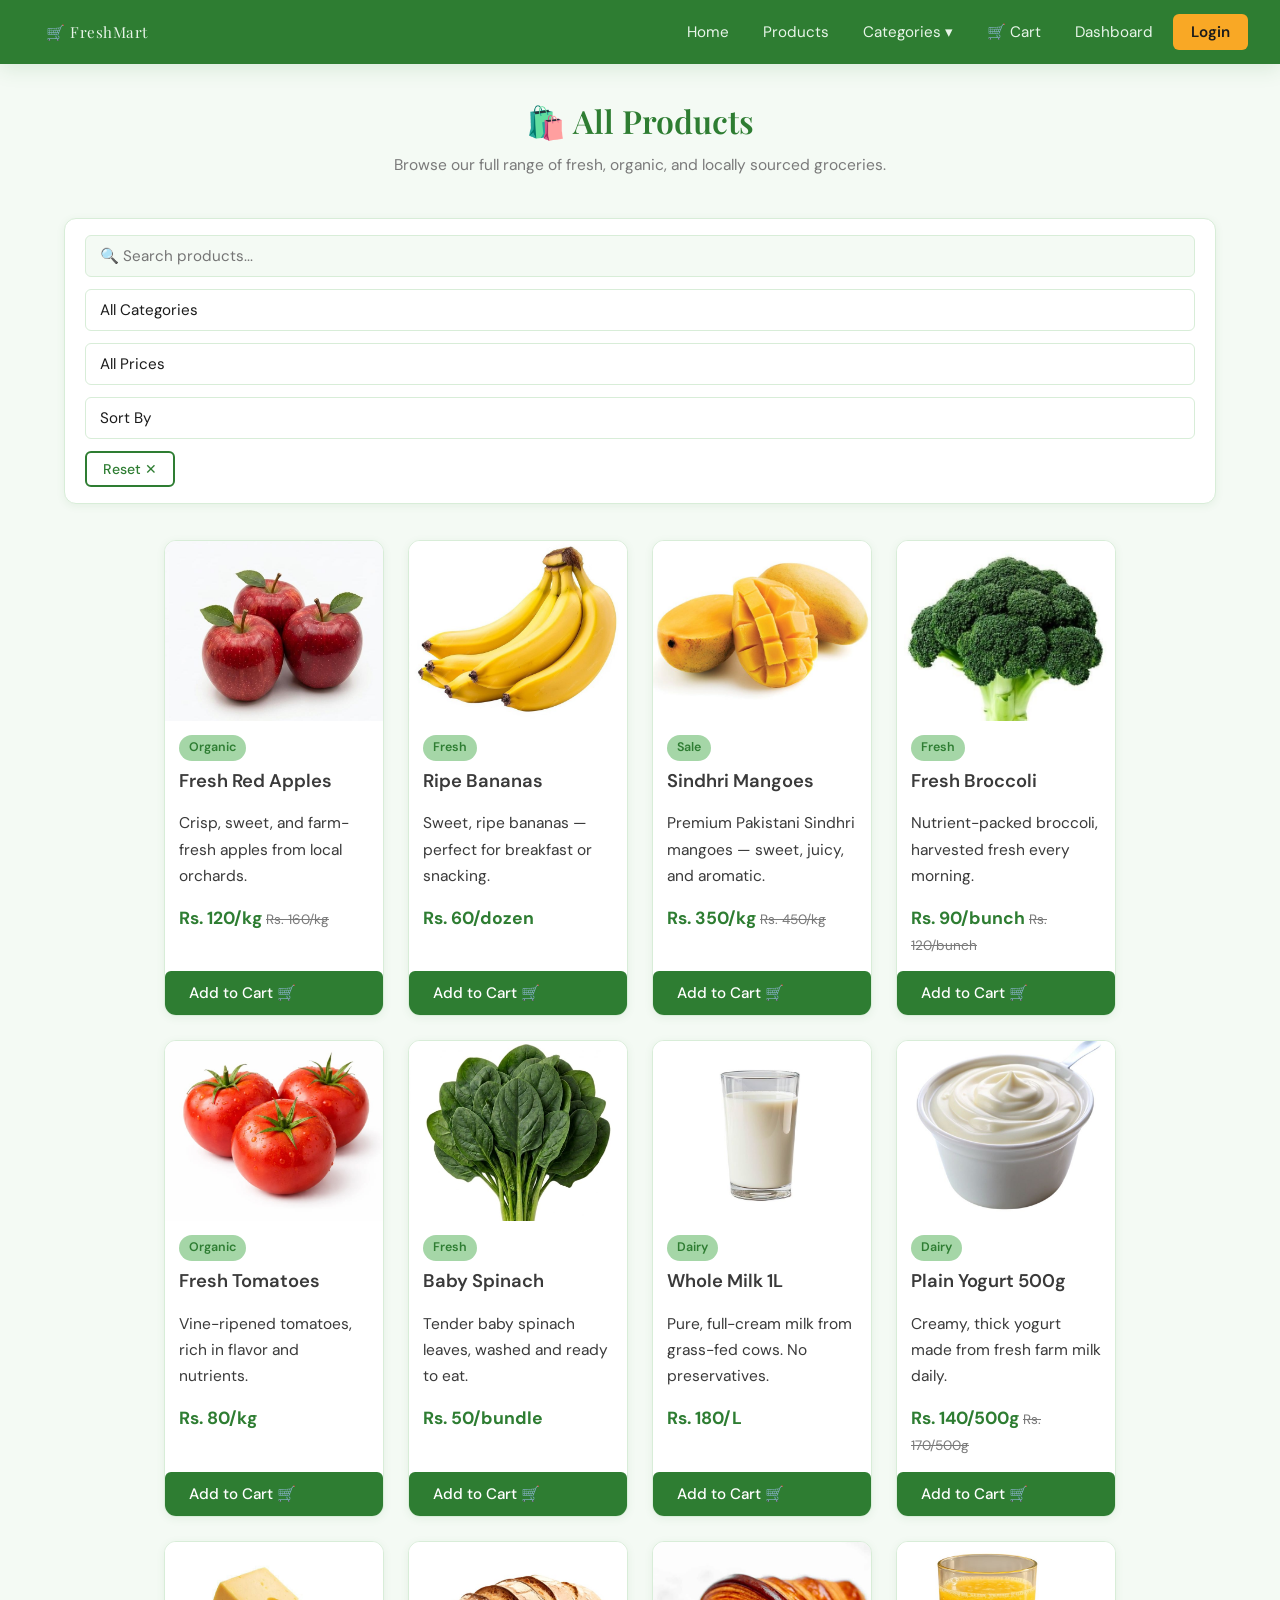
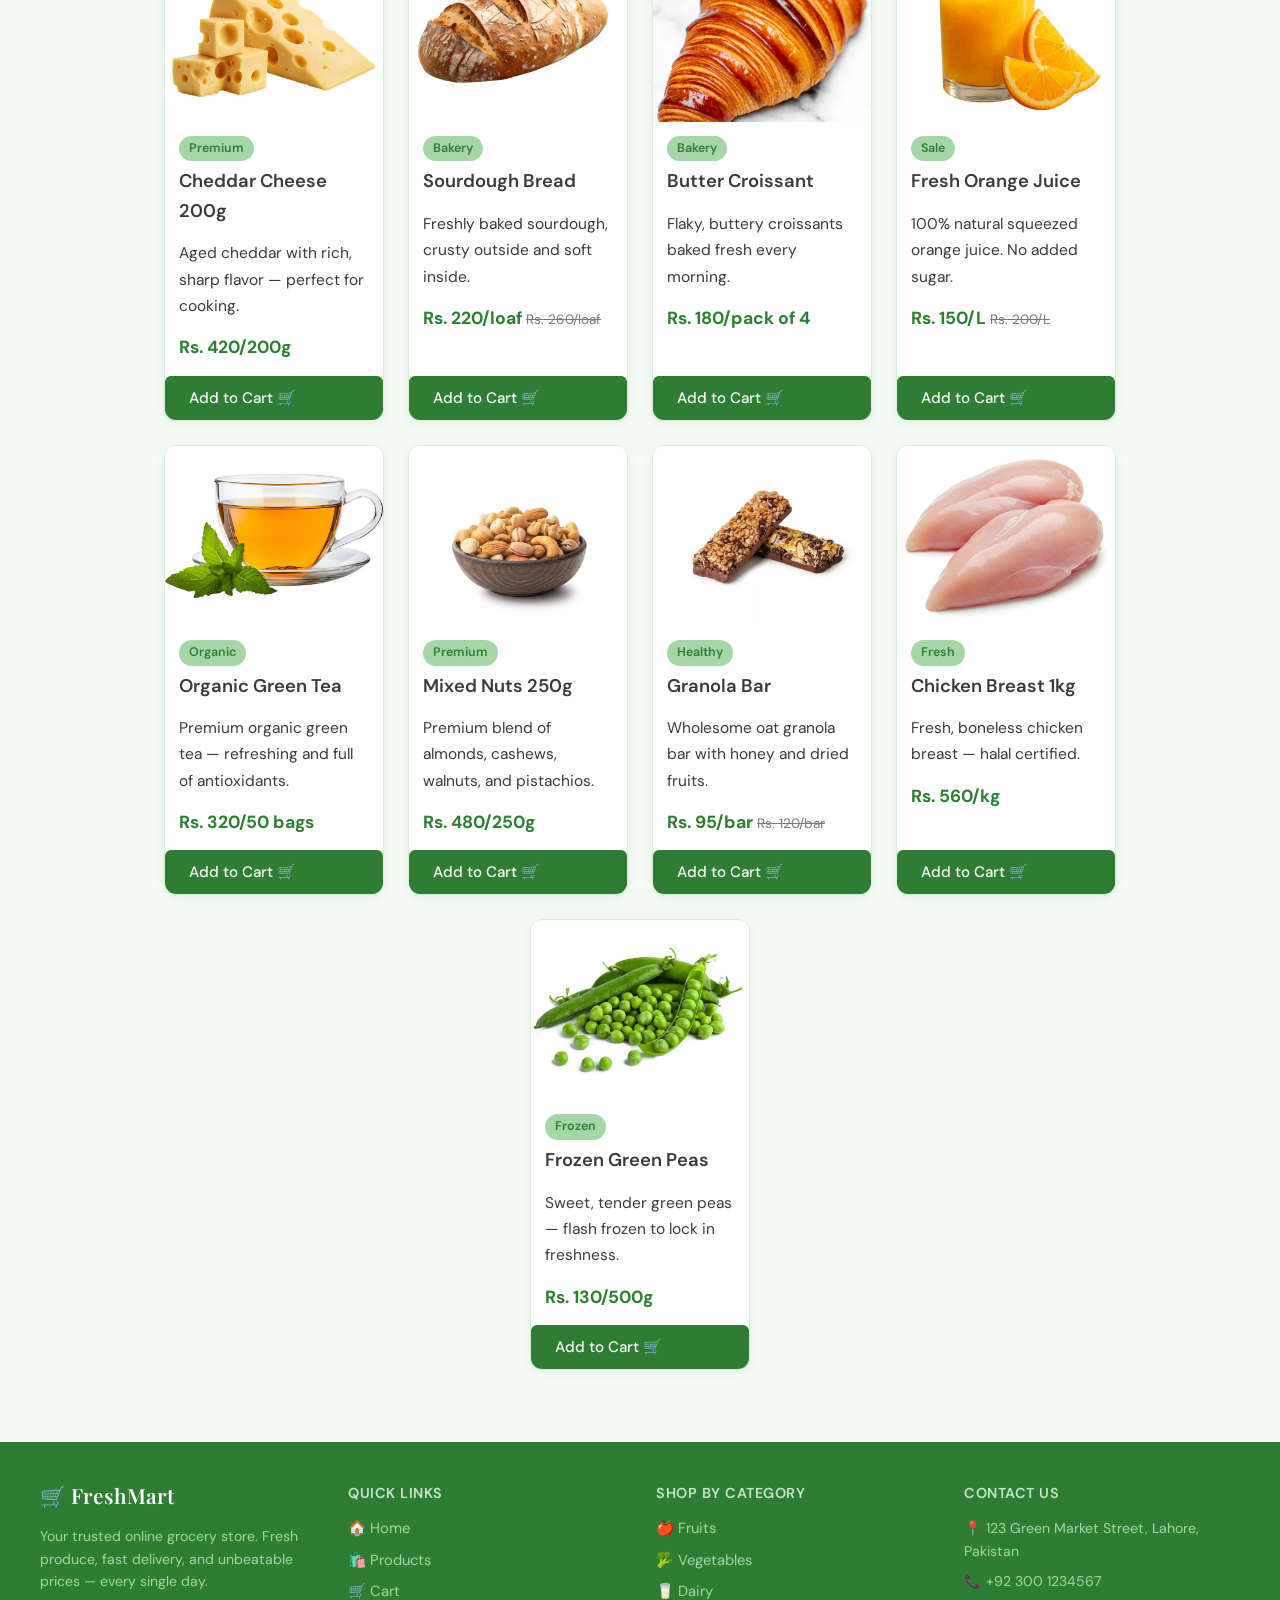
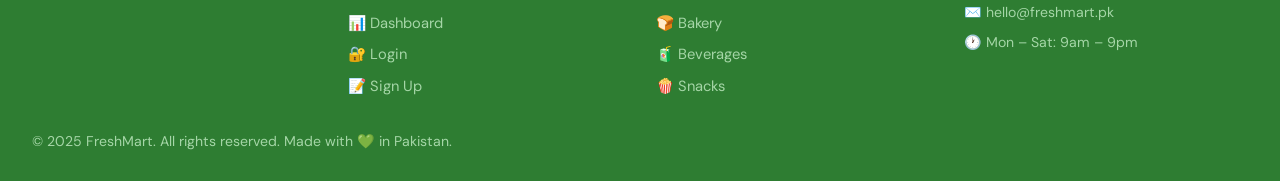
<file: pages/products.html>
<!DOCTYPE html>
<html lang="en">
<head>
  <meta charset="UTF-8" />
  <meta name="viewport" content="width=device-width, initial-scale=1.0"/>
  <title>FreshMart — Products</title>
  <link rel="stylesheet" href="../cssFile/globalStyles.css" />
</head>
<body>

  <!-- ===================== NAVBAR ===================== -->
  <nav>
    <a href="../index.html">🛒 FreshMart</a>

    <button class="menu-toggle" onclick="toggleMenu()" aria-label="Toggle Menu">
      <span></span>
      <span></span>
      <span></span>
    </button>

    <ul id="nav-menu">
      <li><a href="../index.html">Home</a></li>
      <li><a href="products.html">Products</a></li>
      <li class="dropdown">
        <a href="#">Categories ▾</a>
        <div class="dropdown-menu">
          <a href="products.html?category=fruits">🍎 Fruits</a>
          <a href="products.html?category=vegetables">🥦 Vegetables</a>
          <a href="products.html?category=dairy">🥛 Dairy</a>
          <a href="products.html?category=bakery">🍞 Bakery</a>
          <a href="products.html?category=beverages">🧃 Beverages</a>
        </div>
      </li>
      <li><a href="cart.html">🛒 Cart</a></li>
      <li><a href="dashboard.html">Dashboard</a></li>
      <li><button onclick="window.location.href='login.html'">Login</button></li>
    </ul>
  </nav>

  <!-- ===================== MAIN PAGE ===================== -->
  <main class="page">

    <div class="section-title">
      <h2>🛍️ All Products</h2>
      <p>Browse our full range of fresh, organic, and locally sourced groceries.</p>
    </div>

    <!-- ===================== FILTER BAR ===================== -->
    <div class="filter-bar">

      <input type="text" id="search-input" placeholder="🔍 Search products..." oninput="filterProducts(this.value)" />

      <div class="select-container">
        <select id="category-filter" onchange="filterByCategory(this.value)">
          <option value="all">All Categories</option>
          <option value="fruits">🍎 Fruits</option>
          <option value="vegetables">🥦 Vegetables</option>
          <option value="dairy">🥛 Dairy</option>
          <option value="bakery">🍞 Bakery</option>
          <option value="beverages">🧃 Beverages</option>
          <option value="snacks">🍿 Snacks</option>
          <option value="meat">🥩 Meat</option>
          <option value="frozen">🧊 Frozen</option>
        </select>
      </div>

      <div class="select-container">
        <select id="price-filter" onchange="applyPriceFilter(this.value)">
          <option value="all">All Prices</option>
          <option value="0-100">Under Rs. 100</option>
          <option value="100-200">Rs. 100 – 200</option>
          <option value="200-400">Rs. 200 – 400</option>
          <option value="400-1000">Rs. 400+</option>
        </select>
      </div>

      <div class="select-container">
        <select id="sort-filter" onchange="sortProducts(this.value)">
          <option value="default">Sort By</option>
          <option value="price-asc">Price: Low to High</option>
          <option value="price-desc">Price: High to Low</option>
          <option value="name-asc">Name: A to Z</option>
        </select>
      </div>

      <button class="border-button sm-button" onclick="resetFilters()">Reset ✕</button>

    </div>

    <!-- ===================== PRODUCT GRID ===================== -->
    <div class="card-container" id="product-grid">

      <!-- Fruits -->
      <div class="product-card" data-name="red apple" data-price="120" data-category="fruits">
        <img src="../sources/apples.jpeg" alt="Fresh Red Apples" />
        <div class="product-info">
          <span class="badge">Organic</span>
          <h3>Fresh Red Apples</h3>
          <p>Crisp, sweet, and farm-fresh apples from local orchards.</p>
          <div>
            <span class="product-price">Rs. 120/kg</span>
            <span class="product-old-price">Rs. 160/kg</span>
          </div>
        </div>
        <button onclick="addToCart('Fresh Red Apples', 120, '../sources/apples.jpeg')">Add to Cart 🛒</button>
      </div>

      <div class="product-card" data-name="bananas" data-price="60" data-category="fruits">
        <img src="../sources/bananas.jpg" alt="Bananas" />
        <div class="product-info">
          <span class="badge">Fresh</span>
          <h3>Ripe Bananas</h3>
          <p>Sweet, ripe bananas — perfect for breakfast or snacking.</p>
          <div>
            <span class="product-price">Rs. 60/dozen</span>
          </div>
        </div>
        <button onclick="addToCart('Ripe Bananas', 60, '../sources/bananas.jpg')">Add to Cart 🛒</button>
      </div>

      <div class="product-card" data-name="mangoes" data-price="350" data-category="fruits">
        <img src="../sources/mangoes.jpg" alt="Mangoes" />
        <div class="product-info">
          <span class="badge badge-accent">Sale</span>
          <h3>Sindhri Mangoes</h3>
          <p>Premium Pakistani Sindhri mangoes — sweet, juicy, and aromatic.</p>
          <div>
            <span class="product-price">Rs. 350/kg</span>
            <span class="product-old-price">Rs. 450/kg</span>
          </div>
        </div>
        <button onclick="addToCart('Sindhri Mangoes', 350, '../sources/mangoes.jpg')">Add to Cart 🛒</button>
      </div>

      <!-- Vegetables -->
      <div class="product-card" data-name="broccoli" data-price="90" data-category="vegetables">
        <img src="../sources/broccoli.jpg" alt="Fresh Broccoli" />
        <div class="product-info">
          <span class="badge">Fresh</span>
          <h3>Fresh Broccoli</h3>
          <p>Nutrient-packed broccoli, harvested fresh every morning.</p>
          <div>
            <span class="product-price">Rs. 90/bunch</span>
            <span class="product-old-price">Rs. 120/bunch</span>
          </div>
        </div>
        <button onclick="addToCart('Fresh Broccoli', 90, '../sources/broccoli.jpg')">Add to Cart 🛒</button>
      </div>

      <div class="product-card" data-name="tomatoes" data-price="80" data-category="vegetables">
        <img src="../sources/tomatoes.jpg" alt="Tomatoes" />
        <div class="product-info">
          <span class="badge">Organic</span>
          <h3>Fresh Tomatoes</h3>
          <p>Vine-ripened tomatoes, rich in flavor and nutrients.</p>
          <div>
            <span class="product-price">Rs. 80/kg</span>
          </div>
        </div>
        <button onclick="addToCart('Fresh Tomatoes', 80, '../sources/tomatoes.jpg')">Add to Cart 🛒</button>
      </div>

      <div class="product-card" data-name="spinach" data-price="50" data-category="vegetables">
        <img src="../sources/spinach.jpeg" alt="Spinach" />
        <div class="product-info">
          <span class="badge">Fresh</span>
          <h3>Baby Spinach</h3>
          <p>Tender baby spinach leaves, washed and ready to eat.</p>
          <div>
            <span class="product-price">Rs. 50/bundle</span>
          </div>
        </div>
        <button onclick="addToCart('Baby Spinach', 50, '../sources/spinach.jpeg')">Add to Cart 🛒</button>
      </div>

      <!-- Dairy -->
      <div class="product-card" data-name="whole milk" data-price="180" data-category="dairy">
        <img src="../sources/milk.jpg" alt="Whole Milk" />
        <div class="product-info">
          <span class="badge">Dairy</span>
          <h3>Whole Milk 1L</h3>
          <p>Pure, full-cream milk from grass-fed cows. No preservatives.</p>
          <div>
            <span class="product-price">Rs. 180/L</span>
          </div>
        </div>
        <button onclick="addToCart('Whole Milk 1L', 180, '../sources/milk.jpg')">Add to Cart 🛒</button>
      </div>

      <div class="product-card" data-name="yogurt" data-price="140" data-category="dairy">
        <img src="../sources/yogurt.jpg" alt="Yogurt" />
        <div class="product-info">
          <span class="badge">Dairy</span>
          <h3>Plain Yogurt 500g</h3>
          <p>Creamy, thick yogurt made from fresh farm milk daily.</p>
          <div>
            <span class="product-price">Rs. 140/500g</span>
            <span class="product-old-price">Rs. 170/500g</span>
          </div>
        </div>
        <button onclick="addToCart('Plain Yogurt 500g', 140, '../sources/yogurt.jpg')">Add to Cart 🛒</button>
      </div>

      <div class="product-card" data-name="cheese" data-price="420" data-category="dairy">
        <img src="../sources/cheese.jpg" alt="Cheese" />
        <div class="product-info">
          <span class="badge">Premium</span>
          <h3>Cheddar Cheese 200g</h3>
          <p>Aged cheddar with rich, sharp flavor — perfect for cooking.</p>
          <div>
            <span class="product-price">Rs. 420/200g</span>
          </div>
        </div>
        <button onclick="addToCart('Cheddar Cheese 200g', 420, '../sources/cheese.jpg')">Add to Cart 🛒</button>
      </div>

      <!-- Bakery -->
      <div class="product-card" data-name="sourdough bread" data-price="220" data-category="bakery">
        <img src="../sources/sourdough.jpg" alt="Sourdough Bread" />
        <div class="product-info">
          <span class="badge">Bakery</span>
          <h3>Sourdough Bread</h3>
          <p>Freshly baked sourdough, crusty outside and soft inside.</p>
          <div>
            <span class="product-price">Rs. 220/loaf</span>
            <span class="product-old-price">Rs. 260/loaf</span>
          </div>
        </div>
        <button onclick="addToCart('Sourdough Bread', 220, '../sources/sourdough.jpg')">Add to Cart 🛒</button>
      </div>

      <div class="product-card" data-name="croissant" data-price="180" data-category="bakery">
        <img src="../sources/croissant.jpg" alt="Croissant" />
        <div class="product-info">
          <span class="badge">Bakery</span>
          <h3>Butter Croissant</h3>
          <p>Flaky, buttery croissants baked fresh every morning.</p>
          <div>
            <span class="product-price">Rs. 180/pack of 4</span>
          </div>
        </div>
        <button onclick="addToCart('Butter Croissant', 180, '../sources/croissant.jpg')">Add to Cart 🛒</button>
      </div>

      <!-- Beverages -->
      <div class="product-card" data-name="orange juice" data-price="150" data-category="beverages">
        <img src="../sources/orrange.jpg" alt="Orange Juice" />
        <div class="product-info">
          <span class="badge badge-accent">Sale</span>
          <h3>Fresh Orange Juice</h3>
          <p>100% natural squeezed orange juice. No added sugar.</p>
          <div>
            <span class="product-price">Rs. 150/L</span>
            <span class="product-old-price">Rs. 200/L</span>
          </div>
        </div>
        <button onclick="addToCart('Fresh Orange Juice', 150, '../sources/orrange.jpg')">Add to Cart 🛒</button>
      </div>

      <div class="product-card" data-name="green tea" data-price="320" data-category="beverages">
        <img src="../sources/tea.jpg" alt="Green Tea" />
        <div class="product-info">
          <span class="badge">Organic</span>
          <h3>Organic Green Tea</h3>
          <p>Premium organic green tea — refreshing and full of antioxidants.</p>
          <div>
            <span class="product-price">Rs. 320/50 bags</span>
          </div>
        </div>
        <button onclick="addToCart('Organic Green Tea', 320, '../sources/tea.jpg')">Add to Cart 🛒</button>
      </div>

      <!-- Snacks -->
      <div class="product-card" data-name="mixed nuts" data-price="480" data-category="snacks">
        <img src="../sources/snacks.jpg" alt="Mixed Nuts" />
        <div class="product-info">
          <span class="badge">Premium</span>
          <h3>Mixed Nuts 250g</h3>
          <p>Premium blend of almonds, cashews, walnuts, and pistachios.</p>
          <div>
            <span class="product-price">Rs. 480/250g</span>
          </div>
        </div>
        <button onclick="addToCart('Mixed Nuts 250g', 480, '../sources/snacks.jpg')">Add to Cart 🛒</button>
      </div>

      <div class="product-card" data-name="granola bar" data-price="95" data-category="snacks">
        <img src="../sources/granola.jpg" alt="Granola Bar" />
        <div class="product-info">
          <span class="badge">Healthy</span>
          <h3>Granola Bar</h3>
          <p>Wholesome oat granola bar with honey and dried fruits.</p>
          <div>
            <span class="product-price">Rs. 95/bar</span>
            <span class="product-old-price">Rs. 120/bar</span>
          </div>
        </div>
        <button onclick="addToCart('Granola Bar', 95, '../sources/granola.jpg')">Add to Cart 🛒</button>
      </div>

      <!-- Meat -->
      <div class="product-card" data-name="chicken breast" data-price="560" data-category="meat">
        <img src="../sources/chicken.jpg" alt="Chicken Breast" />
        <div class="product-info">
          <span class="badge">Fresh</span>
          <h3>Chicken Breast 1kg</h3>
          <p>Fresh, boneless chicken breast — halal certified.</p>
          <div>
            <span class="product-price">Rs. 560/kg</span>
          </div>
        </div>
        <button onclick="addToCart('Chicken Breast 1kg', 560, '../sources/chicken.jpg')">Add to Cart 🛒</button>
      </div>

      <!-- Frozen -->
      <div class="product-card" data-name="frozen peas" data-price="130" data-category="frozen">
        <img src="../sources/peas.jpg" alt="Frozen Peas" />
        <div class="product-info">
          <span class="badge">Frozen</span>
          <h3>Frozen Green Peas</h3>
          <p>Sweet, tender green peas — flash frozen to lock in freshness.</p>
          <div>
            <span class="product-price">Rs. 130/500g</span>
          </div>
        </div>
        <button onclick="addToCart('Frozen Green Peas', 130, '../sources/peas.jpg')">Add to Cart 🛒</button>
      </div>

    </div>

    <!-- No results message -->
    <div id="no-results" class="no-results hidden">
      <p>No products found. Try a different search or filter.</p>
    </div>

  </main>

  <!-- ===================== FOOTER ===================== -->
  <footer>
    <div class="footer-container">
      <div>
        <h2>🛒 FreshMart</h2>
        <p>Your trusted online grocery store. Fresh produce, fast delivery, and unbeatable prices — every single day.</p>
      </div>
      <div>
        <h4>Quick Links</h4>
        <a href="../index.html">🏠 Home</a>
        <a href="products.html">🛍️ Products</a>
        <a href="cart.html">🛒 Cart</a>
        <a href="dashboard.html">📊 Dashboard</a>
        <a href="login.html">🔐 Login</a>
        <a href="signup.html">📝 Sign Up</a>
      </div>
      <div>
        <h4>Shop by Category</h4>
        <a href="products.html?category=fruits">🍎 Fruits</a>
        <a href="products.html?category=vegetables">🥦 Vegetables</a>
        <a href="products.html?category=dairy">🥛 Dairy</a>
        <a href="products.html?category=bakery">🍞 Bakery</a>
        <a href="products.html?category=beverages">🧃 Beverages</a>
        <a href="products.html?category=snacks">🍿 Snacks</a>
      </div>
      <div>
        <h4>Contact Us</h4>
        <p>📍 123 Green Market Street, Lahore, Pakistan</p>
        <p>📞 +92 300 1234567</p>
        <p>✉️ hello@freshmart.pk</p>
        <p>🕐 Mon – Sat: 9am – 9pm</p>
      </div>
    </div>
    <p>© 2025 FreshMart. All rights reserved. Made with 💚 in Pakistan.</p>
  </footer>

  <script src="../jsFile/jsFunctions.js"></script>
  <script>

    function showCard(card) { card.classList.remove("hidden"); }
    function hideCard(card) { card.classList.add("hidden"); }

    function applyPriceFilter(value) {
      document.querySelectorAll(".product-card").forEach(function (card) {
        if (value === "all") { showCard(card); return; }
        const parts = value.split("-");
        const min   = parseFloat(parts[0]);
        const max   = parseFloat(parts[1]);
        const price = parseFloat(card.dataset.price) || 0;
        (price >= min && price <= max) ? showCard(card) : hideCard(card);
      });
      checkNoResults();
    }

    function sortProducts(value) {
      const grid  = document.getElementById("product-grid");
      const cards = Array.from(grid.querySelectorAll(".product-card"));
      cards.sort(function (a, b) {
        if (value === "price-asc")  return parseFloat(a.dataset.price) - parseFloat(b.dataset.price);
        if (value === "price-desc") return parseFloat(b.dataset.price) - parseFloat(a.dataset.price);
        if (value === "name-asc")   return a.dataset.name.localeCompare(b.dataset.name);
        return 0;
      });
      cards.forEach(function (card) { grid.appendChild(card); });
    }

    function resetFilters() {
      document.getElementById("search-input").value    = "";
      document.getElementById("category-filter").value = "all";
      document.getElementById("price-filter").value    = "all";
      document.getElementById("sort-filter").value     = "default";
      document.querySelectorAll(".product-card").forEach(showCard);
      checkNoResults();
    }

    function checkNoResults() {
      const visible = Array.from(document.querySelectorAll(".product-card"))
        .filter(function (c) { return !c.classList.contains("hidden"); });
      const noResults = document.getElementById("no-results");
      visible.length === 0
        ? noResults.classList.remove("hidden")
        : noResults.classList.add("hidden");
    }

    const _filterProducts = filterProducts;
    filterProducts = function (query) { _filterProducts(query); checkNoResults(); };

    const _filterByCategory = filterByCategory;
    filterByCategory = function (category) { _filterByCategory(category); checkNoResults(); };

    document.addEventListener("DOMContentLoaded", function () {
      const params = new URLSearchParams(window.location.search);
      const cat    = params.get("category");
      if (cat) {
        document.getElementById("category-filter").value = cat;
        filterByCategory(cat);
      }
      document.getElementById("no-results").classList.add("hidden");
    });

  </script>

</body>
</html>
</file>
<file: cssFile/globalStyles.css>
/* =========================================================
   FRESHMART — GLOBAL DESIGN SYSTEM
   File: cssFile/globalStyles.css
========================================================= */

@import url('https://fonts.googleapis.com/css2?family=Playfair+Display:wght@600;700&family=DM+Sans:wght@300;400;500;600&display=swap');

/* =========================================================
   DESIGN TOKENS / CSS VARIABLES
========================================================= */
:root {
  /* Brand Colors */
  --brand-primary-color:    #2E7D32;
  --brand-secondary-color:  #66BB6A;
  --brand-third-color:      #A5D6A7;
  --brand-fourth-color:     #F9A825;
  --brand-accent-color:     #E53935;

  /* Backgrounds */
  --bg-main:                #F4FAF4;
  --bg-card:                #FFFFFF;

  /* Text */
  --text-primary-color:     #1B1B1B;
  --text-secondary-color:   #3A3A3A;
  --text-muted-color:       #7A7A7A;
  --text-focus-color:       #2E7D32;
  --text-highlighted-color: #F9A825;

  /* Borders */
  --border-primary-color:   #2E7D32;
  --border-secondary-color: #66BB6A;
  --border-muted-color:     #D8EDD8;
  --border-focus-color:     #2E7D32;
  --border-highlighted-color:#F9A825;

  /* Table row colors */
  --table-row-odd:          #F0F7F0;
  --table-row-even:         #FFFFFF;
  --table-row-hover:        #C8E6C9;
  --table-header-bg:        #2E7D32;
  --table-header-text:      #FFFFFF;

  /* Radius */
  --radius-sm:  6px;
  --radius-md:  12px;
  --radius-lg:  20px;

  /* Transition */
  --transition: 0.3s ease;

  /* Fonts */
  --font-heading: 'Playfair Display', Georgia, serif;
  --font-body:    'DM Sans', sans-serif;

  /* Shadows */
  --shadow-sm:  0 2px 8px rgba(46,125,50,0.08);
  --shadow-md:  0 4px 20px rgba(46,125,50,0.14);
  --shadow-lg:  0 8px 32px rgba(46,125,50,0.18);
}

/* =========================================================
   DARK MODE
========================================================= */
[data-theme="dark"] {
  --bg-main:                #121A12;
  --bg-card:                #1E2B1E;
  --text-primary-color:     #E8F5E9;
  --text-secondary-color:   #C8E6C9;
  --text-muted-color:       #81C784;
  --text-focus-color:       #A5D6A7;
  --text-highlighted-color: #F9A825;
  --border-primary-color:   #388E3C;
  --border-secondary-color: #66BB6A;
  --border-muted-color:     #2A3D2A;
  --border-focus-color:     #66BB6A;
  --border-highlighted-color:#F9A825;
  --table-row-odd:          #1A2E1A;
  --table-row-even:         #1E2B1E;
  --table-row-hover:        #2E4A2E;
  --table-header-bg:        #1B5E20;
  --table-header-text:      #E8F5E9;
}

/* =========================================================
   GLOBAL BASE
========================================================= */
*, *::before, *::after {
  box-sizing: border-box;
  margin: 0;
  padding: 0;
}

body {
  font-family: var(--font-body);
  background: var(--bg-main);
  color: var(--text-primary-color);
  line-height: 1.6;
  min-height: 100vh;
  display: flex;
  flex-direction: column;
}

a {
  text-decoration: none;
  color: inherit;
  transition: var(--transition);
}

ul {
  list-style: none;
}

img {
  max-width: 100%;
  display: block;
}

/* =========================================================
   TYPOGRAPHY
========================================================= */
h1 {
  font-family: var(--font-heading);
  font-size: clamp(1.8rem, 4vw, 2.8rem);
  font-weight: 700;
  color: var(--text-primary-color);
  line-height: 1.2;
  margin-bottom: 12px;
}

h2 {
  font-family: var(--font-heading);
  font-size: clamp(1.4rem, 3vw, 2rem);
  font-weight: 600;
  color: var(--text-primary-color);
  line-height: 1.3;
  margin-bottom: 10px;
}

h3 {
  font-family: var(--font-body);
  font-size: 1.15rem;
  font-weight: 600;
  color: var(--text-secondary-color);
  margin-bottom: 8px;
}

h4 {
  font-family: var(--font-body);
  font-size: 1rem;
  font-weight: 500;
  color: var(--text-muted-color);
  margin-bottom: 6px;
}

p {
  font-size: 0.97rem;
  color: var(--text-secondary-color);
  line-height: 1.7;
  margin-bottom: 8px;
}

/* =========================================================
   PAGE WRAPPER
========================================================= */
.page {
  flex: 1;
  padding: 36px 24px;
  max-width: 1200px;
  width: 100%;
  margin: 0 auto;
}

/* =========================================================
   GLOBAL BUTTON SYSTEM
========================================================= */
button {
  font-family: var(--font-body);
  font-size: 0.95rem;
  font-weight: 500;
  padding: 10px 22px;
  border: 2px solid transparent;
  border-radius: var(--radius-sm);
  background: var(--brand-primary-color);
  color: #ffffff;
  cursor: pointer;
  transition: var(--transition);
  display: inline-flex;
  align-items: center;
  gap: 8px;
}

button:hover {
  background: var(--brand-secondary-color);
  box-shadow: var(--shadow-sm);
  transform: translateY(-1px);
}

.lg-button {
  padding: 14px 32px;
  font-size: 1.05rem;
  border-radius: var(--radius-md);
}

.sm-button {
  padding: 7px 16px;
  font-size: 0.88rem;
}

.tiny-button {
  padding: 4px 10px;
  font-size: 0.78rem;
}

.border-button {
  background: transparent;
  border: 2px solid var(--brand-primary-color);
  color: var(--brand-primary-color);
}

.border-button:hover {
  background: var(--brand-primary-color);
  color: #ffffff;
}

/* =========================================================
   LINK BUTTON
========================================================= */
.link-button {
  background: none;
  border: none;
  color: var(--brand-primary-color);
  font-weight: 500;
  padding: 0;
  cursor: pointer;
  text-decoration: underline;
  font-size: 0.95rem;
  transition: var(--transition);
}

.link-button:hover {
  color: var(--brand-secondary-color);
  text-decoration: none;
}

/* =========================================================
   NAVBAR
========================================================= */
nav {
  display: flex;
  align-items: center;
  justify-content: space-between;
  background: var(--brand-primary-color);
  padding: 0 32px;
  height: 64px;
  box-shadow: var(--shadow-md);
  position: sticky;
  top: 0;
  z-index: 1000;
}

nav > a {
  font-family: var(--font-heading);
  font-size: 1.5rem;
  font-weight: 700;
  color: #ffffff;
  letter-spacing: 0.5px;
}

nav > a:hover {
  color: var(--brand-fourth-color);
}

nav ul {
  display: flex;
  align-items: center;
  gap: 6px;
}

nav a {
  color: #E8F5E9;
  font-size: 0.95rem;
  font-weight: 400;
  padding: 8px 14px;
  border-radius: var(--radius-sm);
  transition: var(--transition);
}

nav a:hover {
  background: rgba(255,255,255,0.15);
  color: #ffffff;
}

nav button {
  background: var(--brand-fourth-color);
  color: #1B1B1B;
  font-weight: 600;
  padding: 8px 18px;
  border-radius: var(--radius-sm);
  border: none;
}

nav button:hover {
  background: #FFD54F;
  transform: translateY(-1px);
  box-shadow: var(--shadow-sm);
}

nav li {
  position: relative;
}

nav .dropdown-menu {
  display: none;
  position: absolute;
  top: 110%;
  left: 0;
  background: var(--bg-card);
  border: 1px solid var(--border-muted-color);
  border-radius: var(--radius-md);
  min-width: 180px;
  box-shadow: var(--shadow-md);
  flex-direction: column;
  z-index: 999;
  overflow: hidden;
}

nav .dropdown:hover .dropdown-menu {
  display: flex;
}

nav .dropdown-menu a {
  color: var(--text-primary-color);
  padding: 10px 18px;
  font-size: 0.92rem;
  border-radius: 0;
}

nav .dropdown-menu a:hover {
  background: var(--brand-third-color);
  color: var(--brand-primary-color);
}

/* =========================================================
   HAMBURGER BUTTON
========================================================= */
.menu-toggle {
  display: none;
  flex-direction: column;
  gap: 5px;
  background: none;
  border: none;
  cursor: pointer;
  padding: 6px;
}

.menu-toggle span {
  display: block;
  width: 24px;
  height: 2px;
  background: #ffffff;
  border-radius: 2px;
  transition: var(--transition);
}

/* =========================================================
   SELECT INPUT
========================================================= */
select {
  font-family: var(--font-body);
  font-size: 0.95rem;
  padding: 10px 14px;
  border: 1.5px solid var(--border-muted-color);
  border-radius: var(--radius-sm);
  background: var(--bg-card);
  color: var(--text-primary-color);
  width: 100%;
  cursor: pointer;
  transition: var(--transition);
  appearance: none;
}

select:hover {
  border-color: var(--border-secondary-color);
}

select:focus {
  outline: none;
  border-color: var(--border-focus-color);
  box-shadow: 0 0 0 3px rgba(46,125,50,0.12);
}

select:disabled {
  background: var(--border-muted-color);
  color: var(--text-muted-color);
  cursor: not-allowed;
}

.select-container {
  position: relative;
  width: 100%;
}

/* =========================================================
   CARD SYSTEM
========================================================= */
.card-container {
  display: flex;
  flex-wrap: wrap;
  justify-content: center;
  gap: 24px;
  margin: 36px 12px;
}

.card {
  display: flex;
  flex-direction: column;
  background: var(--bg-card);
  border: 1px solid var(--border-muted-color);
  border-radius: var(--radius-md);
  padding: 20px;
  width: 240px;
  box-shadow: var(--shadow-sm);
  transition: var(--transition);
}

.card:hover {
  transform: translateY(-4px);
  box-shadow: var(--shadow-md);
  border-color: var(--border-secondary-color);
}

.card img {
  width: 100%;
  height: auto;
  object-fit: contain;
  border-radius: var(--radius-sm);
}

.card a {
  background: none;
  color: var(--brand-primary-color);
  font-weight: 500;
  font-size: 0.9rem;
  margin-top: auto;
  padding-top: 10px;
  transition: var(--transition);
}

.card a:hover {
  background: none;
  color: var(--brand-secondary-color);
  text-decoration: underline;
}

/* =========================================================
   FORM SYSTEM
========================================================= */
.form-container {
  background: var(--bg-card);
  border: 1px solid var(--border-muted-color);
  border-radius: var(--radius-lg);
  padding: 36px 40px;
  max-width: 480px;
  width: 100%;
  margin: 0 auto;
  box-shadow: var(--shadow-md);
}

form div {
  margin-bottom: 16px;
  display: flex;
  flex-direction: column;
}

label {
  font-size: 0.88rem;
  font-weight: 500;
  color: var(--text-secondary-color);
  margin-bottom: 6px;
}

input {
  width: 100%;
  font-family: var(--font-body);
  font-size: 0.95rem;
  padding: 10px 14px;
  border: 1.5px solid var(--border-muted-color);
  border-radius: var(--radius-sm);
  background: var(--bg-main);
  color: var(--text-primary-color);
  transition: var(--transition);
}

input:focus {
  outline: none;
  border-color: var(--border-focus-color);
  background: var(--bg-card);
  box-shadow: 0 0 0 3px rgba(46,125,50,0.12);
}

form textarea {
  width: 100%;
  font-family: var(--font-body);
  font-size: 0.95rem;
  padding: 10px 14px;
  border: 1.5px solid var(--border-muted-color);
  border-radius: var(--radius-sm);
  background: var(--bg-main);
  color: var(--text-primary-color);
  resize: vertical;
  min-height: 100px;
  transition: var(--transition);
}

form textarea:focus {
  outline: none;
  border-color: var(--border-focus-color);
  background: var(--bg-card);
  box-shadow: 0 0 0 3px rgba(46,125,50,0.12);
}

/* =========================================================
   TABLE SYSTEM
========================================================= */
.table-container {
  width: 100%;
  overflow-x: auto;
  margin-top: 20px;
}

table {
  width: 100%;
  border-collapse: collapse;
  border-radius: var(--radius-md);
  overflow: hidden;
  font-size: 0.93rem;
  background: var(--bg-card);
  box-shadow: var(--shadow-sm);
}

table thead {
  background: var(--table-header-bg);
}

table th {
  color: var(--table-header-text);
  font-weight: 600;
  padding: 14px 18px;
  text-align: left;
  font-size: 0.88rem;
  letter-spacing: 0.4px;
  text-transform: uppercase;
}

table td {
  padding: 12px 18px;
  color: var(--text-secondary-color);
  border-bottom: 1px solid var(--border-muted-color);
  white-space: nowrap;
  overflow: hidden;
  text-overflow: ellipsis;
}

table tbody tr:nth-child(odd) {
  background: var(--table-row-odd);
}

table tbody tr:nth-child(even) {
  background: var(--table-row-even);
}

table tbody tr:hover {
  background: var(--table-row-hover);
  cursor: pointer;
}

table tbody tr:last-child td {
  border-bottom: none;
}

.table-compact th,
.table-compact td {
  padding: 8px 12px;
  font-size: 0.85rem;
}

.table-bordered th,
.table-bordered td {
  border: 1px solid var(--border-muted-color);
}

.table-striped tbody tr:nth-child(even) {
  background: var(--brand-third-color);
}

.table-empty {
  text-align: center;
  color: var(--text-muted-color);
  padding: 32px;
  font-style: italic;
}

.table-row-selected {
  background: var(--brand-third-color) !important;
  border-left: 3px solid var(--brand-primary-color);
}

/* =========================================================
   FOOTER SYSTEM
========================================================= */
footer {
  background: var(--brand-primary-color);
  color: #E8F5E9;
  padding: 40px 32px 20px;
  margin-top: auto;
}

.footer-container {
  display: flex;
  flex-wrap: wrap;
  gap: 32px;
  justify-content: space-between;
  max-width: 1200px;
  margin: 0 auto 24px;
}

.footer-container > div {
  flex: 1;
  min-width: 160px;
}

footer a {
  color: #A5D6A7;
  font-size: 0.92rem;
  display: block;
  margin-bottom: 8px;
  transition: var(--transition);
}

footer a:hover {
  color: var(--brand-fourth-color);
  padding-left: 4px;
}

footer p {
  color: #A5D6A7;
  font-size: 0.88rem;
  line-height: 1.6;
}

footer h2 {
  font-family: var(--font-heading);
  font-size: 1.3rem;
  color: #ffffff;
  margin-bottom: 16px;
}

footer h4 {
  font-size: 0.9rem;
  font-weight: 600;
  color: #C8E6C9;
  margin-bottom: 12px;
  text-transform: uppercase;
  letter-spacing: 0.5px;
}

/* =========================================================
   HERO SECTION
========================================================= */
.hero {
  display: flex;
  align-items: center;
  justify-content: space-between;
  gap: 32px;
  padding: 60px 32px;
  background: linear-gradient(135deg, var(--brand-primary-color) 0%, var(--brand-secondary-color) 100%);
  border-radius: var(--radius-lg);
  margin-bottom: 40px;
  color: #ffffff;
}

.hero-text {
  display: flex;
  flex-direction: column;
  gap: 16px;
  max-width: 520px;
}

.hero img {
  width: 320px;
  border-radius: var(--radius-md);
}

/* =========================================================
   SECTION TITLE
========================================================= */
.section-title {
  display: flex;
  flex-direction: column;
  align-items: center;
  text-align: center;
  margin-bottom: 32px;
}

.section-title h2 {
  font-family: var(--font-heading);
  color: var(--brand-primary-color);
}

.section-title p {
  color: var(--text-muted-color);
  max-width: 520px;
}

/* =========================================================
   BADGE / TAG
========================================================= */
.badge {
  display: inline-block;
  padding: 3px 10px;
  border-radius: 999px;
  font-size: 0.78rem;
  font-weight: 600;
  background: var(--brand-third-color);
  color: var(--brand-primary-color);
}

.badge-accent {
  background: var(--brand-accent-color);
  color: #ffffff;
}

/* =========================================================
   ALERT / NOTIFICATION
========================================================= */
.alert {
  padding: 12px 18px;
  border-radius: var(--radius-sm);
  font-size: 0.92rem;
  margin-bottom: 16px;
  display: flex;
  align-items: center;
  gap: 10px;
}

.alert-success {
  background: #E8F5E9;
  color: #2E7D32;
  border-left: 4px solid var(--brand-primary-color);
}

.alert-error {
  background: #FFEBEE;
  color: #C62828;
  border-left: 4px solid var(--brand-accent-color);
}

/* =========================================================
   DASHBOARD STAT CARD
========================================================= */
.stat-card {
  display: flex;
  flex-direction: column;
  gap: 8px;
  background: var(--bg-card);
  border: 1px solid var(--border-muted-color);
  border-radius: var(--radius-md);
  padding: 24px;
  min-width: 180px;
  box-shadow: var(--shadow-sm);
  transition: var(--transition);
}

.stat-card:hover {
  box-shadow: var(--shadow-md);
  border-color: var(--border-secondary-color);
  transform: translateY(-2px);
}

/* =========================================================
   CART ITEM ROW
========================================================= */
.cart-item {
  display: flex;
  flex-direction: row;
  align-items: center;
  gap: 20px;
  background: var(--bg-card);
  border: 1px solid var(--border-muted-color);
  border-radius: var(--radius-md);
  padding: 16px 20px;
  margin-bottom: 12px;
  transition: var(--transition);
  width: 100%;
}

.cart-item:hover {
  box-shadow: var(--shadow-sm);
  border-color: var(--border-secondary-color);
}

.cart-item img {
  width: 88px;
  height: 88px;
  object-fit: cover;
  border-radius: var(--radius-sm);
  flex-shrink: 0;
}

/* =========================================================
   SEARCH / FILTER BAR
========================================================= */
.filter-bar {
  display: flex;
  flex-wrap: wrap;
  align-items: center;
  gap: 12px;
  background: var(--bg-card);
  border: 1px solid var(--border-muted-color);
  border-radius: var(--radius-md);
  padding: 16px 20px;
  margin-bottom: 28px;
  box-shadow: var(--shadow-sm);
}

.filter-bar input {
  flex: 1;
  min-width: 200px;
}

/* =========================================================
   CATEGORY SECTION
========================================================= */
.category-grid {
  display: flex;
  flex-wrap: wrap;
  justify-content: center;
  gap: 16px;
  margin: 24px 0;
}

.category-item {
  display: flex;
  flex-direction: column;
  align-items: center;
  justify-content: center;
  gap: 10px;
  background: var(--bg-card);
  border: 1.5px solid var(--border-muted-color);
  border-radius: var(--radius-md);
  padding: 24px 20px;
  cursor: pointer;
  transition: var(--transition);
  text-decoration: none;
  color: var(--text-primary-color);
  width: 120px;
  box-shadow: var(--shadow-sm);
}

.category-item:hover {
  border-color: var(--brand-secondary-color);
  background: var(--brand-third-color);
  transform: translateY(-3px);
  box-shadow: var(--shadow-md);
  color: var(--brand-primary-color);
}

.category-item .category-icon {
  font-size: 2.4rem;
  line-height: 1;
}

.category-item span {
  font-size: 0.88rem;
  font-weight: 600;
  text-align: center;
}

/* =========================================================
   PRODUCT CARD
========================================================= */
.product-card {
  display: flex;
  flex-direction: column;
  background: var(--bg-card);
  border: 1px solid var(--border-muted-color);
  border-radius: var(--radius-md);
  padding: 0;
  width: 220px;
  box-shadow: var(--shadow-sm);
  transition: var(--transition);
  overflow: hidden;
}

.product-card:hover {
  transform: translateY(-4px);
  box-shadow: var(--shadow-md);
  border-color: var(--border-secondary-color);
}

.product-card img {
  width: 100%;
  height: 180px;
  object-fit: cover;
}

.product-info {
  display: flex;
  flex-direction: column;
  gap: 6px;
  padding: 14px;
  flex: 1;
}

.product-price {
  font-size: 1.1rem;
  font-weight: 700;
  color: var(--brand-primary-color);
}

.product-old-price {
  font-size: 0.85rem;
  color: var(--text-muted-color);
  text-decoration: line-through;
}

/* =========================================================
   PROMO BANNER
========================================================= */
.promo-banner {
  display: flex;
  align-items: center;
  justify-content: space-between;
  gap: 32px;
  padding: 48px 40px;
  back}

  /* =========================================================
   ADD THESE RULES AT THE BOTTOM OF globalStyles.css
========================================================= */

/* =========================================================
   HIDDEN UTILITY
   (replaces inline display:none used in JS filters)
========================================================= */
.hidden {
  display: none !important;
}

/* =========================================================
   NO RESULTS MESSAGE
========================================================= */
.no-results {
  text-align: center;
  padding: 48px 24px;
  color: var(--text-muted-color);
  font-size: 1rem;
}

/* =========================================================
   PRODUCT CARD — BADGE (replaces .badge class on span)
   targets plain <span> inside .product-info directly
========================================================= */
.product-info > span {
  display: inline-block;
  padding: 3px 10px;
  border-radius: 999px;
  font-size: 0.78rem;
  font-weight: 600;
  background: var(--brand-third-color);
  color: var(--brand-primary-color);
  align-self: flex-start;
}

/* Sale / accent badge — uses .accent modifier only */
.product-info > span.accent {
  background: var(--brand-accent-color);
  color: #ffffff;
}

/* =========================================================
   PRODUCT CARD — PRICE (replaces .product-price)
   targets <strong> inside .product-info div
========================================================= */
.product-info div strong {
  font-size: 1.1rem;
  font-weight: 700;
  color: var(--brand-primary-color);
  margin-right: 8px;
}

/* =========================================================
   PRODUCT CARD — OLD PRICE (replaces .product-old-price)
   targets <s> inside .product-info div
========================================================= */
.product-info div s {
  font-size: 0.85rem;
  color: var(--text-muted-color);
  text-decoration: line-through;
}

/* =========================================================
   MEDIA QUERIES
========================================================= */
@media (max-width: 768px) {
  .filter-bar {
    flex-direction: column;
    align-items: stretch;
  }

  .filter-bar input {
    min-width: unset;
    width: 100%;
  }

  .card-container {
    gap: 16px;
    margin: 24px 4px;
  }

  .product-card {
    width: 160px;
  }

  .product-card img {
    height: 130px;
  }
}

@media (max-width: 480px) {
  .product-card {
    width: 140px;
  }

  .product-info div strong {
    font-size: 0.95rem;
  }
}
/* =========================================================
   FRESHMART — DASHBOARD STYLES
   File: cssFile/dashboard.css
========================================================= */

/* =========================================================
   HIDDEN UTILITY
========================================================= */
.hidden {
  display: none !important;
}

/* =========================================================
   DASH SECTION WRAPPER
========================================================= */
.dash-section {
  margin-bottom: 40px;
}

/* =========================================================
   STOCK STATUS BADGES
   targets <span> inside td by class only
========================================================= */
td span {
  display: inline-block;
  padding: 4px 12px;
  border-radius: 999px;
  font-size: 0.78rem;
  font-weight: 600;
}

td span.in-stock {
  background: #E8F5E9;
  color: #2E7D32;
}

td span.low-stock {
  background: #FFF8E1;
  color: #F57F17;
}

td span.out-stock {
  background: #FFEBEE;
  color: #C62828;
}

/* =========================================================
   STAT CARD CONTENT
========================================================= */
.stat-card span {
  font-size: 2rem;
  line-height: 1;
}

.stat-card h3 {
  font-size: 1.6rem;
  font-weight: 700;
  color: var(--brand-primary-color);
  margin: 0;
}

.stat-card p {
  font-size: 0.88rem;
  color: var(--text-muted-color);
  margin: 0;
}

/* =========================================================
   QUICK ACTION / LINK CARD ICON
========================================================= */
.card span {
  font-size: 2.2rem;
  line-height: 1;
  margin-bottom: 4px;
}

/* =========================================================
   CSS BAR CHART
========================================================= */
.chart-wrapper {
  background: var(--bg-card);
  border: 1px solid var(--border-muted-color);
  border-radius: var(--radius-md);
  padding: 28px 32px;
  margin-bottom: 40px;
  box-shadow: var(--shadow-sm);
  display: flex;
  flex-direction: column;
  gap: 18px;
}

.chart-row {
  display: flex;
  align-items: center;
  gap: 16px;
}

.chart-row p {
  min-width: 90px;
  font-size: 0.88rem;
  font-weight: 500;
  color: var(--text-secondary-color);
  margin: 0;
}

.bar-track {
  flex: 1;
  background: var(--border-muted-color);
  border-radius: 999px;
  height: 22px;
  overflow: hidden;
}

.bar-fill {
  height: 100%;
  background: linear-gradient(90deg, var(--brand-primary-color), var(--brand-secondary-color));
  border-radius: 999px;
  display: flex;
  align-items: center;
  justify-content: flex-end;
  padding-right: 10px;
  font-size: 0.75rem;
  font-weight: 600;
  color: #ffffff;
  transition: width 1s ease;
}

/* =========================================================
   MEDIA QUERIES
========================================================= */
@media (max-width: 768px) {
  .chart-wrapper {
    padding: 20px 16px;
  }

  .chart-row {
    flex-direction: column;
    align-items: flex-start;
    gap: 6px;
  }

  .chart-row p {
    min-width: unset;
  }

  .bar-track {
    width: 100%;
  }

  .stat-card h3 {
    font-size: 1.3rem;
  }

  .form-container {
    padding: 24px 20px;
  }
}

@media (max-width: 480px) {
  .chart-wrapper {
    padding: 14px 10px;
  }

  .stat-card span {
    font-size: 1.6rem;
  }
}
</file>
